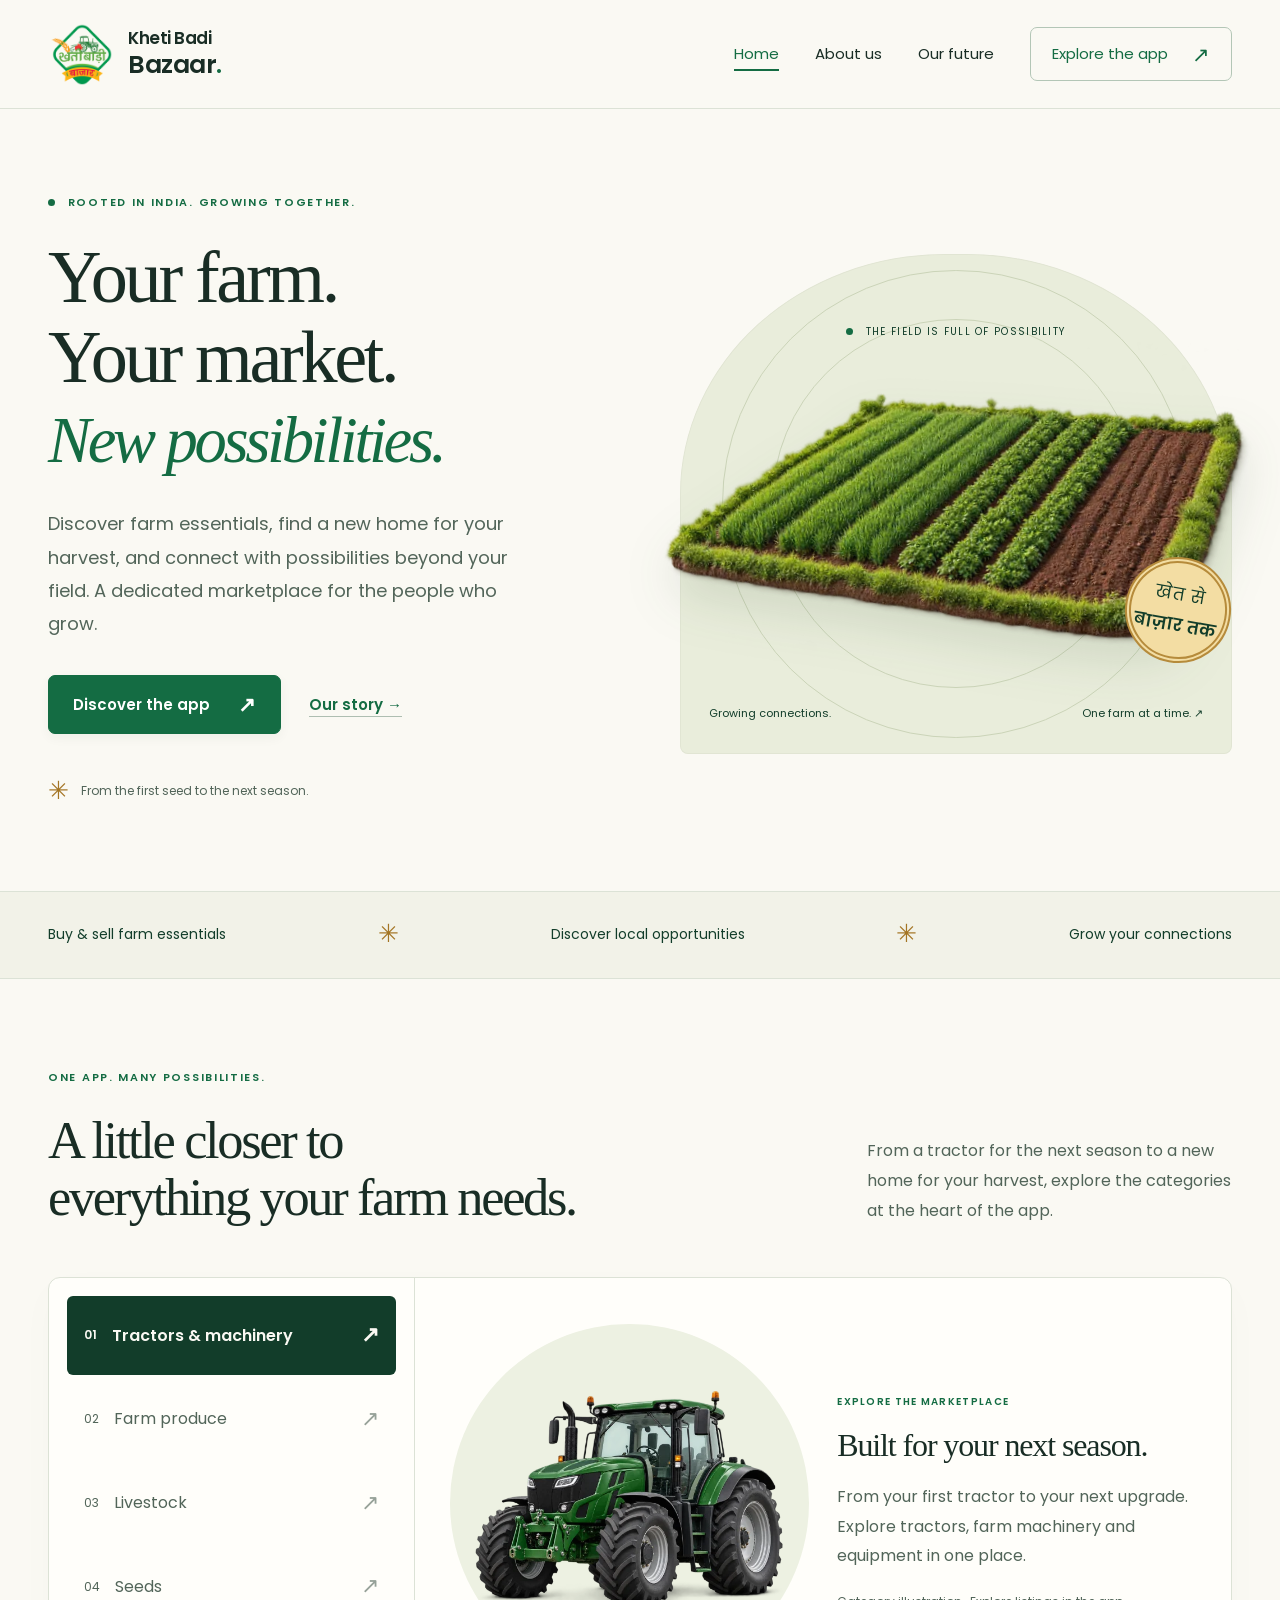
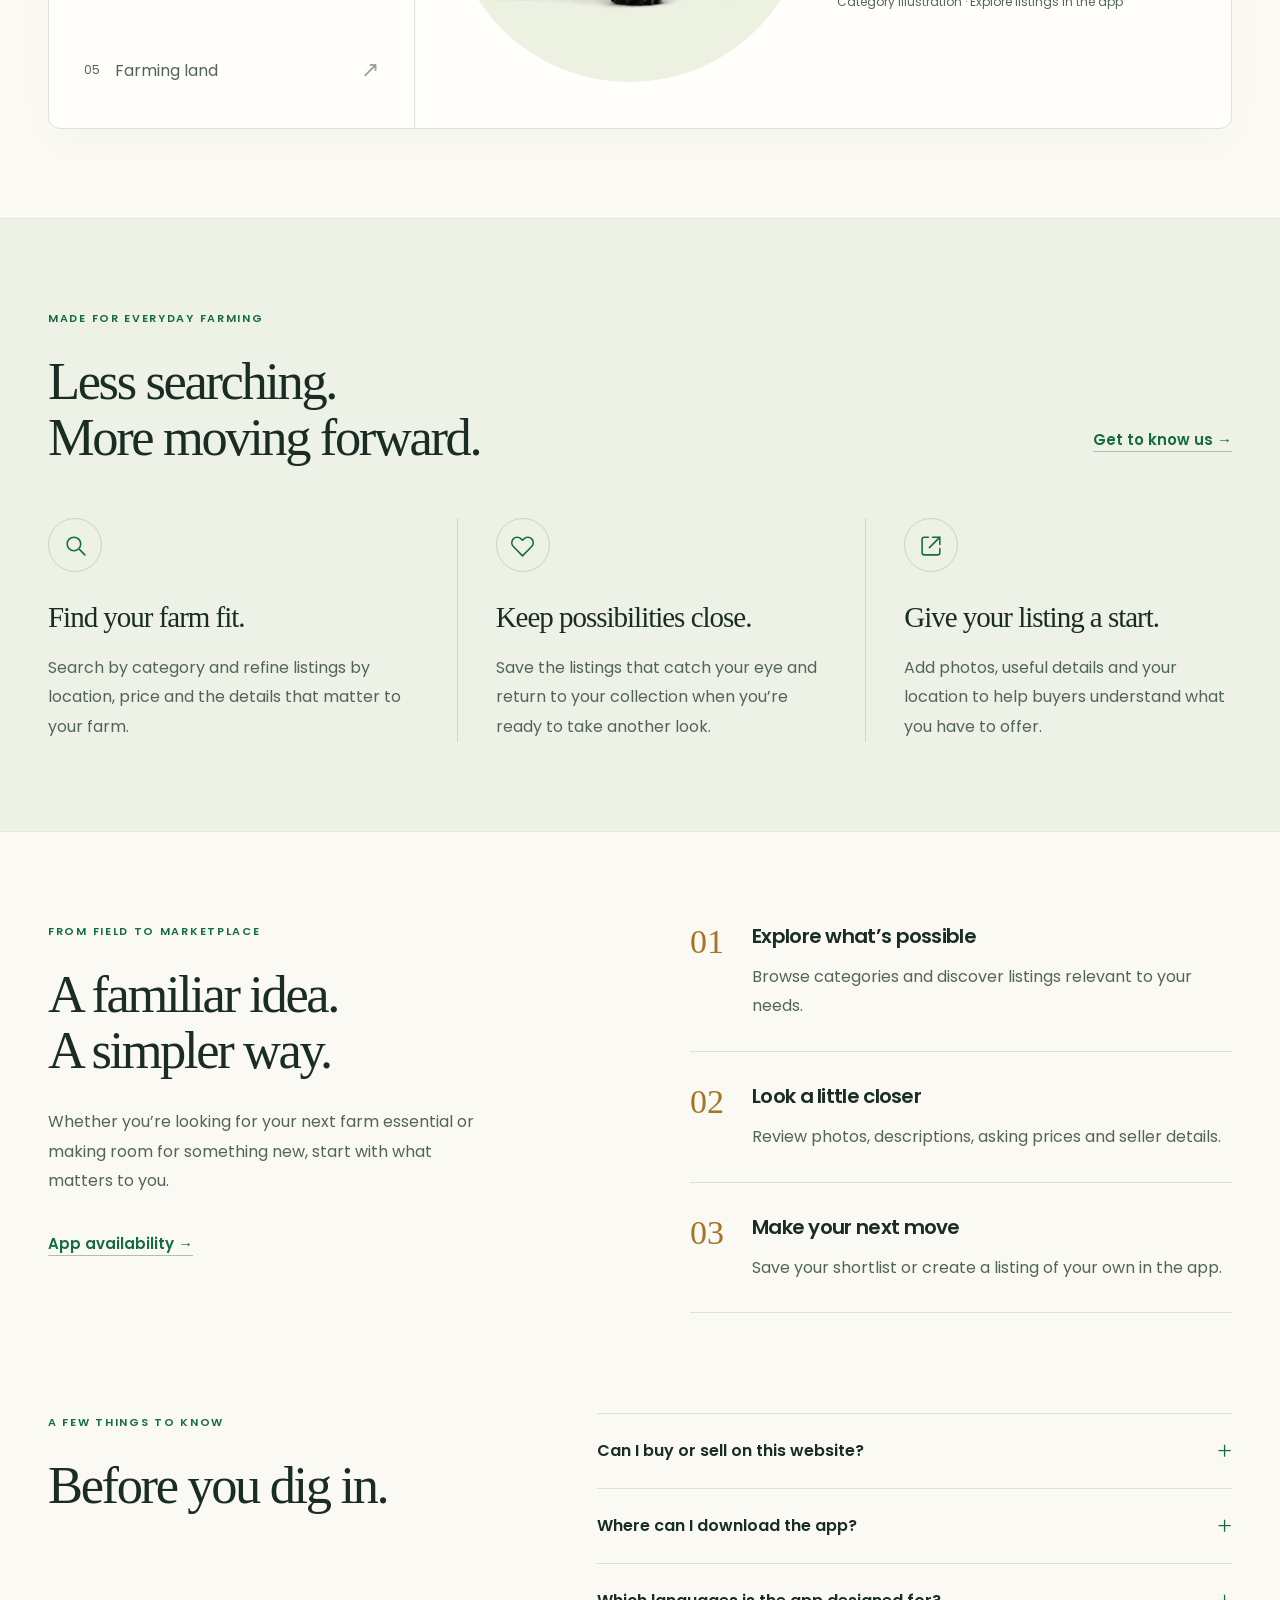
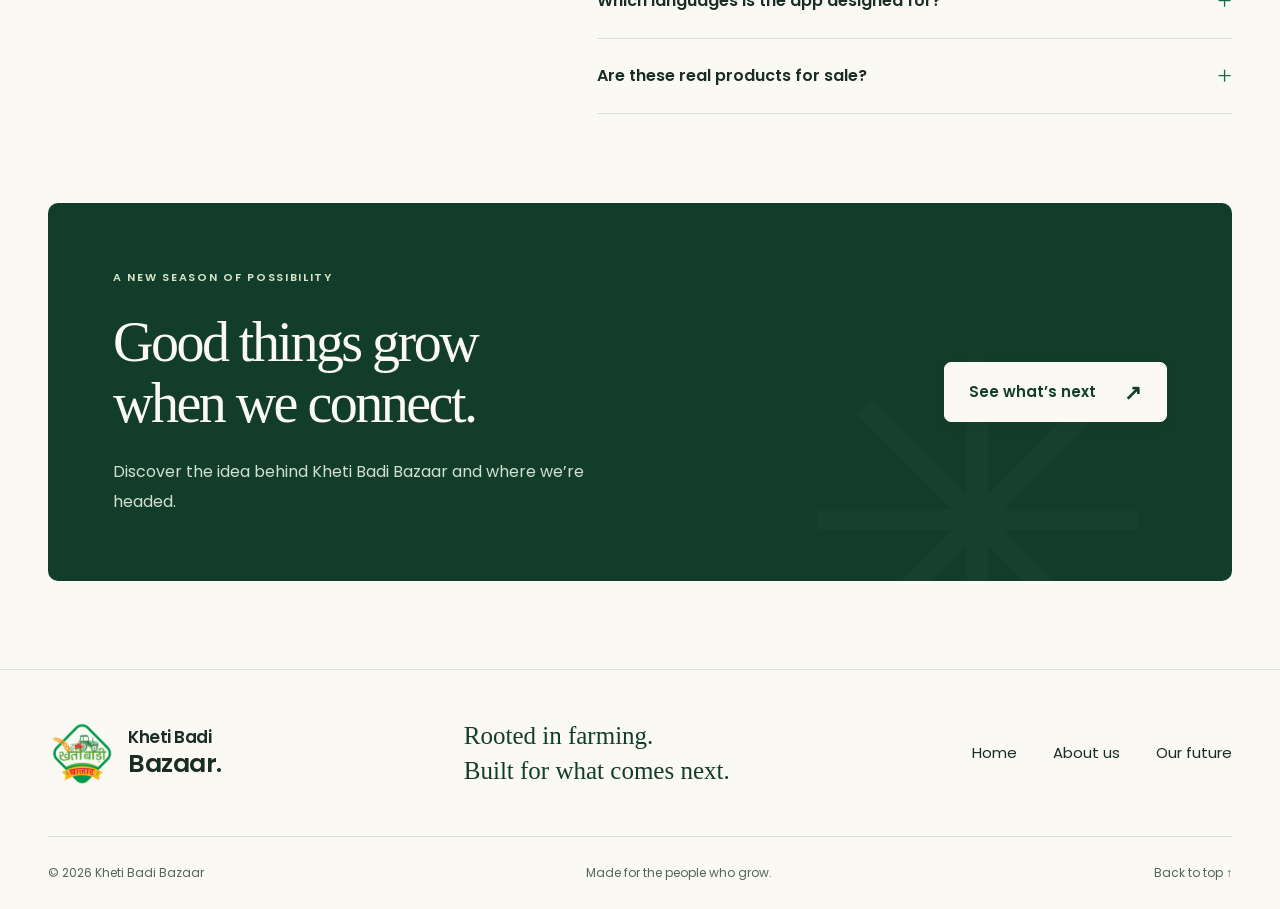
<file: site/index.html>
<!doctype html>
<html lang="en" id="top"><head><meta charset="utf-8"><meta name="viewport" content="width=device-width, initial-scale=1"><meta name="theme-color" content="#146c43"><meta name="description" content="Discover Kheti Badi Bazaar, an agricultural marketplace app for farm machinery, produce, livestock, seeds and farming land."><meta property="og:type" content="website"><meta property="og:title" content="Kheti Badi Bazaar | Your farm. Your market. New possibilities."><meta property="og:description" content="Discover Kheti Badi Bazaar, an agricultural marketplace app for farm machinery, produce, livestock, seeds and farming land."><meta property="og:site_name" content="Kheti Badi Bazaar"><title>Kheti Badi Bazaar | Your farm. Your market. New possibilities.</title><link rel="icon" type="image/png" href="assets/logo.png"><link rel="preload" href="assets/fonts/Poppins-Regular.ttf" as="font" type="font/ttf" crossorigin><link rel="stylesheet" href="assets/styles.css"><script src="assets/site.js" defer></script></head><body><a class="skip-link" href="#main">Skip to content</a>
<header class="site-header"><div class="wrap header-inner"><a class="brand" href="index.html" aria-label="Kheti Badi Bazaar home"><img src="assets/logo.png" width="64" height="60" alt=""><span>Kheti Badi<span class="brand-bottom">Bazaar<span class="brand-dot">.</span></span></span></a>
<button class="menu-toggle" aria-expanded="false" aria-controls="navigation" hidden>Menu <span aria-hidden="true">☰</span></button>
<nav id="navigation" aria-label="Main navigation"><a href="index.html" aria-current="page">Home</a><a href="about.html">About us</a><a href="future.html">Our future</a><a class="nav-cta" href="index.html#discover">Explore the app <span aria-hidden="true">↗</span></a></nav></div></header><main id="main"><section class="hero wrap"><div class="hero-copy"><span class="eyebrow"><span class="status-dot"></span> Rooted in India. Growing together.</span><h1>Your farm.<br>Your market.<br><em>New possibilities.</em></h1><p>Discover farm essentials, find a new home for your harvest, and connect with possibilities beyond your field. A dedicated marketplace for the people who grow.</p><div class="actions"><a class="button" href="#discover">Discover the app <span aria-hidden="true">↗</span></a><a class="text-link" href="about.html">Our story <span aria-hidden="true">→</span></a></div><div class="hero-note"><span aria-hidden="true">✳</span><span>From the first seed to the next season.</span></div></div><div class="hero-art"><div class="art-label"><span class="status-dot"></span> THE FIELD IS FULL OF POSSIBILITY</div><span class="orbit orbit-one" aria-hidden="true"></span><span class="orbit orbit-two" aria-hidden="true"></span><img class="land-art" src="assets/farming_land.webp" width="640" height="320" alt="Illustration of a thriving farm with green crop rows and freshly cultivated soil" fetchpriority="high"><div class="art-caption"><span>Growing connections.</span><span>One farm at a time. ↗</span></div><div class="small-stamp" aria-hidden="true">खेत से<br><strong>बाज़ार तक</strong></div></div></section>
<div class="values-strip"><div class="wrap"><span>Buy &amp; sell farm essentials</span><i aria-hidden="true">✳</i><span>Discover local opportunities</span><i aria-hidden="true">✳</i><span>Grow your connections</span></div></div>
<section class="section wrap" id="discover"><div class="section-heading"><div><span class="eyebrow">One app. Many possibilities.</span><h2>A little closer to<br>everything your farm needs.</h2></div><p>From a tractor for the next season to a new home for your harvest, explore the categories at the heart of the app.</p></div>
<div class="explorer"><div class="category-tabs" role="group" aria-label="Explore marketplace categories"><button data-category="machinery" aria-pressed="true">01 <span>Tractors &amp; machinery</span><span aria-hidden="true">↗</span></button><button data-category="crops" aria-pressed="false">02 <span>Farm produce</span><span aria-hidden="true">↗</span></button><button data-category="cattle" aria-pressed="false">03 <span>Livestock</span><span aria-hidden="true">↗</span></button><button data-category="seeds" aria-pressed="false">04 <span>Seeds</span><span aria-hidden="true">↗</span></button><button data-category="farming_land" aria-pressed="false">05 <span>Farming land</span><span aria-hidden="true">↗</span></button></div><div class="category-detail" aria-live="polite" aria-atomic="true"><div class="category-image"><img id="category-image" src="assets/machinery.webp" width="640" height="480" loading="lazy" alt="Illustrative farm tractor and machinery"></div><div class="category-description"><span class="eyebrow">Explore the marketplace</span><h3 id="category-title">Built for your next season.</h3><p id="category-copy">From your first tractor to your next upgrade. Explore tractors, farm machinery and equipment in one place.</p><span class="caption">Category illustration · Explore listings in the app</span></div></div></div><noscript><p>The app’s categories include tractors and machinery, farm produce, livestock, seeds and farming land.</p></noscript></section>
<section class="soft-section"><div class="wrap section"><div class="section-heading"><div><span class="eyebrow">Made for everyday farming</span><h2>Less searching.<br>More moving forward.</h2></div><a class="text-link" href="about.html">Get to know us →</a></div><div class="feature-grid"><article><span class="feature-symbol" aria-hidden="true"><svg viewBox="0 0 24 24" focusable="false"><circle cx="10.5" cy="10.5" r="6.5"/><path d="m16 16 5 5"/></svg></span><h3>Find your farm fit.</h3><p>Search by category and refine listings by location, price and the details that matter to your farm.</p></article><article><span class="feature-symbol" aria-hidden="true"><svg viewBox="0 0 24 24" focusable="false"><path d="M20.8 5.6a5.2 5.2 0 0 0-7.4 0L12 7l-1.4-1.4a5.2 5.2 0 0 0-7.4 7.4L12 22l8.8-9a5.2 5.2 0 0 0 0-7.4Z"/></svg></span><h3>Keep possibilities close.</h3><p>Save the listings that catch your eye and return to your collection when you’re ready to take another look.</p></article><article><span class="feature-symbol" aria-hidden="true"><svg viewBox="0 0 24 24" focusable="false"><path d="M13 4h7v7m0-7L10 14M9 4H5a2 2 0 0 0-2 2v13a2 2 0 0 0 2 2h13a2 2 0 0 0 2-2v-4"/></svg></span><h3>Give your listing a start.</h3><p>Add photos, useful details and your location to help buyers understand what you have to offer.</p></article></div></div></section>
<section class="section wrap steps-section"><div><span class="eyebrow">From field to marketplace</span><h2>A familiar idea.<br>A simpler way.</h2><p>Whether you’re looking for your next farm essential or making room for something new, start with what matters to you.</p><a class="text-link" href="future.html#availability">App availability →</a></div><ol class="steps"><li><span>01</span><div><h3>Explore what’s possible</h3><p>Browse categories and discover listings relevant to your needs.</p></div></li><li><span>02</span><div><h3>Look a little closer</h3><p>Review photos, descriptions, asking prices and seller details.</p></div></li><li><span>03</span><div><h3>Make your next move</h3><p>Save your shortlist or create a listing of your own in the app.</p></div></li></ol></section>
<section class="wrap faq-section"><div><span class="eyebrow">A few things to know</span><h2>Before you dig in.</h2></div><div class="faq"><details><summary>Can I buy or sell on this website?</summary><p>This website introduces Kheti Badi Bazaar. Browsing marketplace listings, saving favourites and creating listings belong in the mobile app; this site does not process purchases or accept listing submissions.</p></details><details><summary>Where can I download the app?</summary><p>Public download links will be added once the store releases are ready. Visit <a href="future.html#availability">app availability</a> for the current website announcement.</p></details><details><summary>Which languages is the app designed for?</summary><p>The app includes English, Hindi, Punjabi and Marathi language options. This introductory website is currently in English.</p></details><details><summary>Are these real products for sale?</summary><p>The images on this site are category illustrations, not live listings. Product availability, prices and seller information are shown within the app.</p></details></div></section><section class="wrap closing"><div><span class="eyebrow">A new season of possibility</span><h2>Good things grow<br>when we connect.</h2><p>Discover the idea behind Kheti Badi Bazaar and where we’re headed.</p></div><a class="button light" href="future.html">See what’s next <span aria-hidden="true">↗</span></a><span class="closing-decoration" aria-hidden="true">✳</span></section></main><footer class="site-footer"><div class="wrap footer-top"><a class="brand" href="index.html"><img src="assets/logo.png" alt="" width="64" height="60"><span>Kheti Badi<span class="brand-bottom">Bazaar.</span></span></a><p>Rooted in farming.<br>Built for what comes next.</p><nav aria-label="Footer navigation"><a href="index.html">Home</a><a href="about.html">About us</a><a href="future.html">Our future</a></nav></div><div class="wrap footer-bottom"><span>© <span data-year>2026</span> Kheti Badi Bazaar</span><span>Made for the people who grow.</span><a href="#top">Back to top ↑</a></div></footer></body></html>
</file>
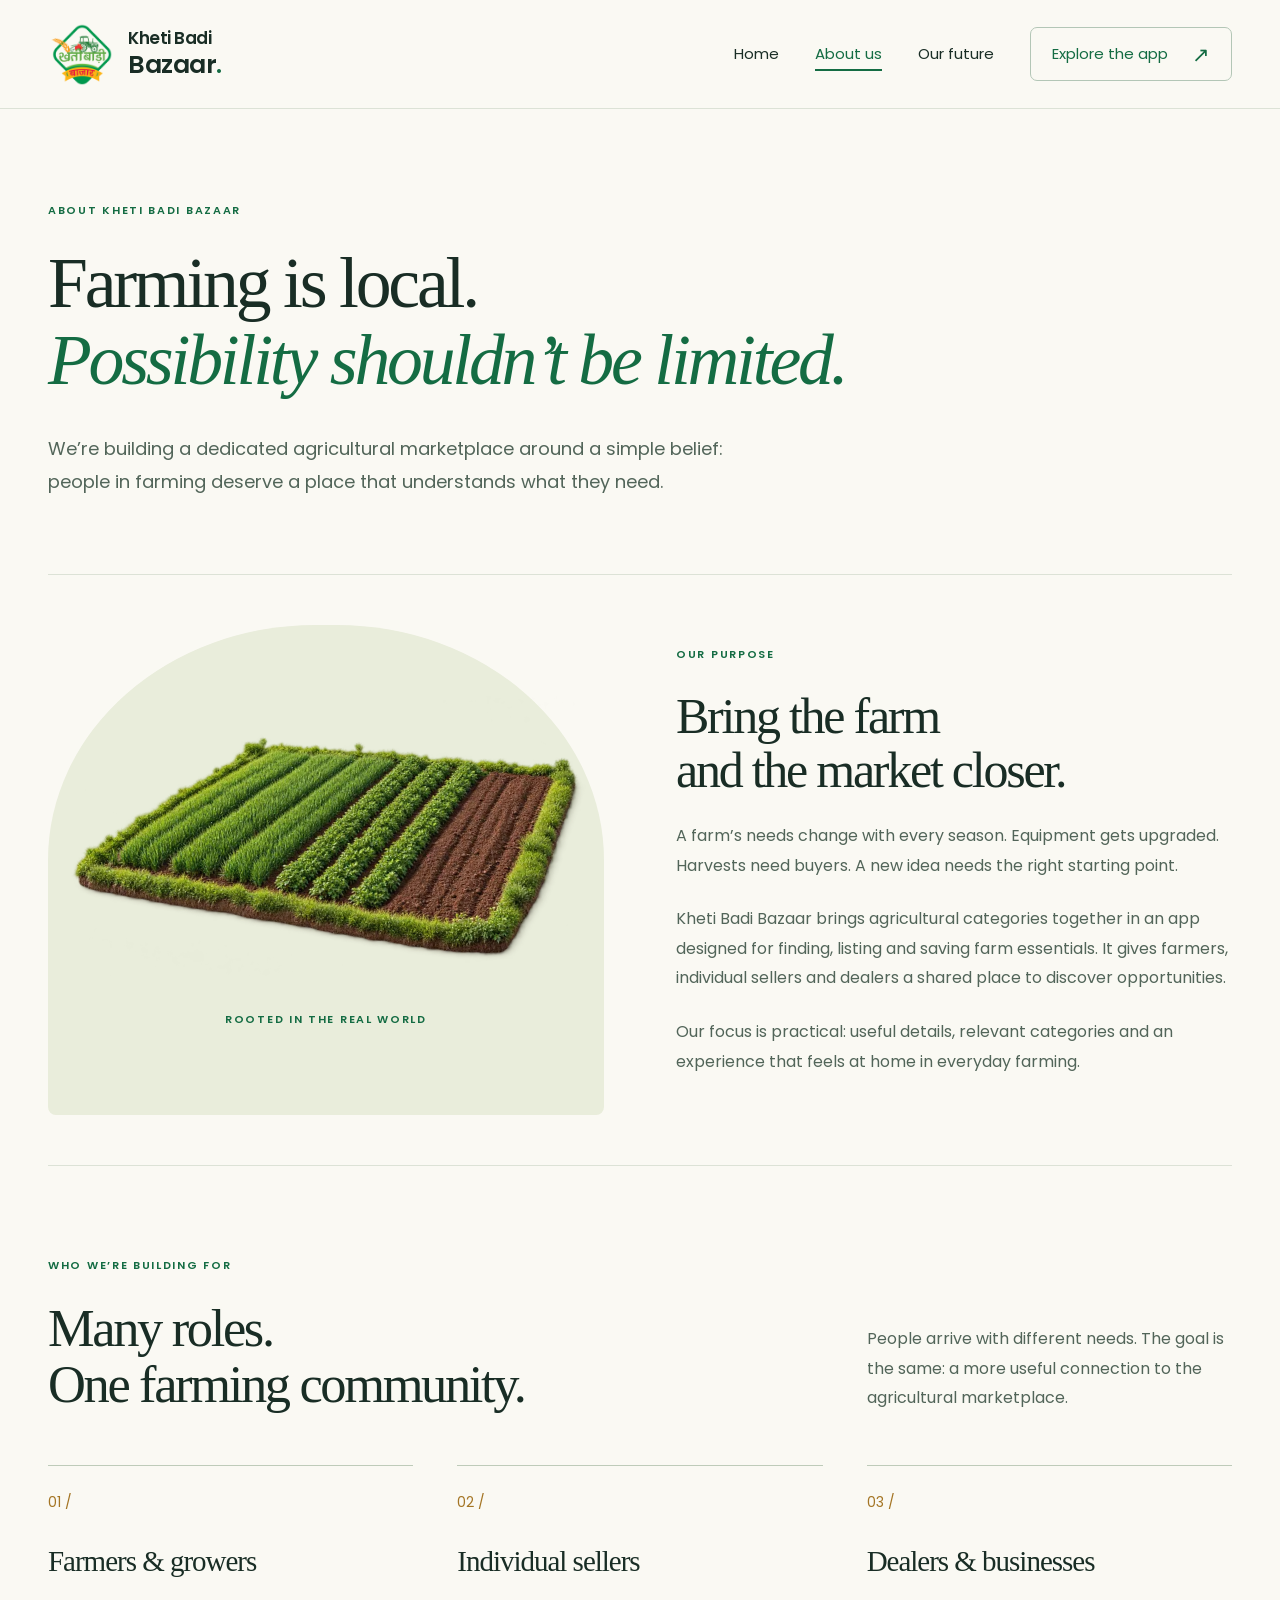
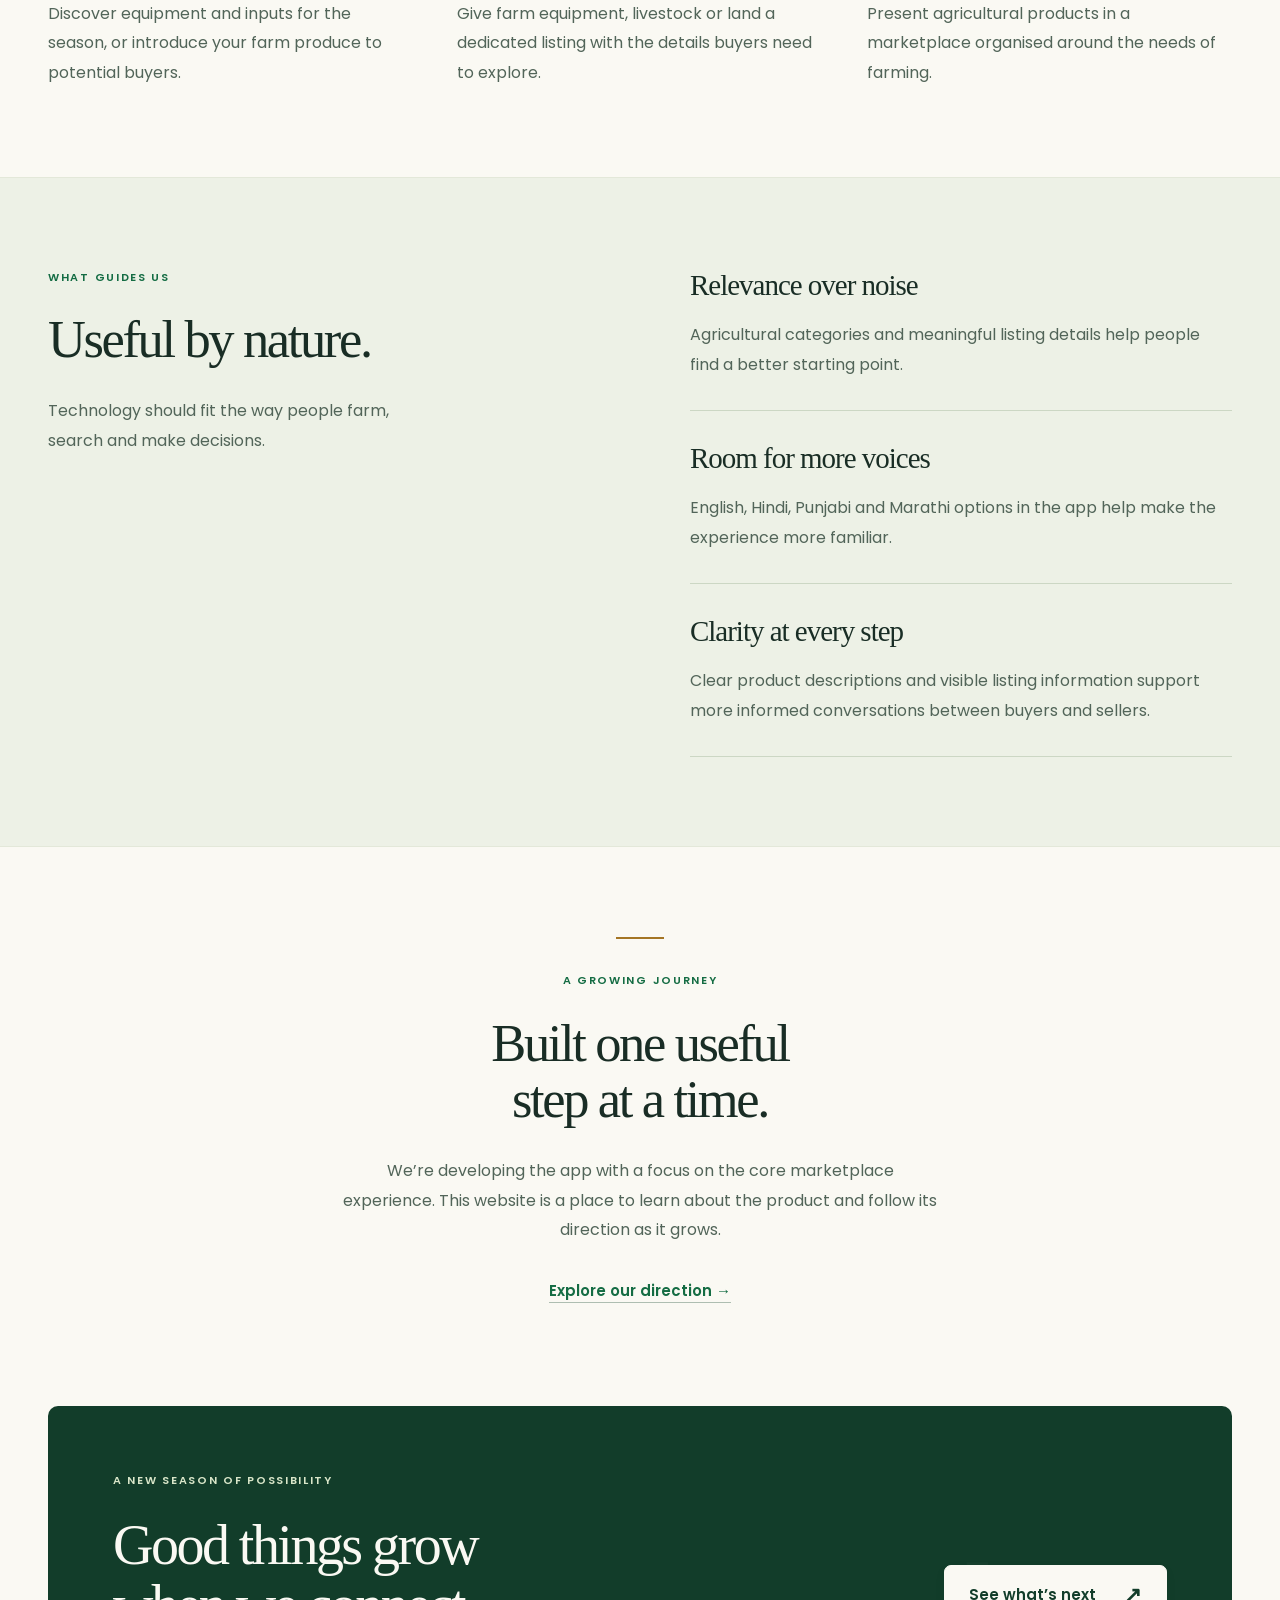
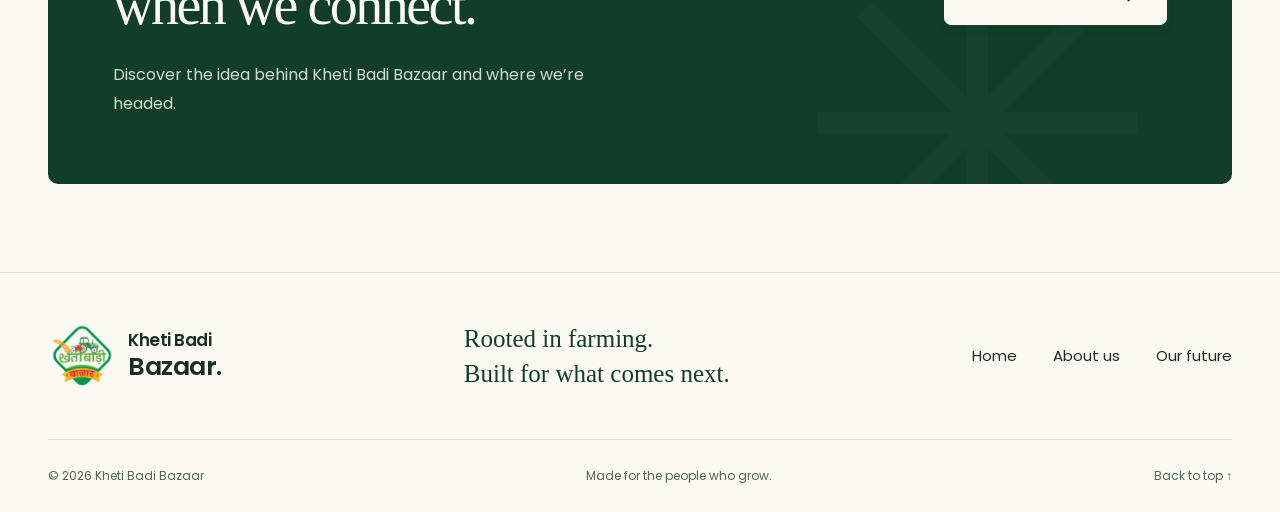
<file: site/about.html>
<!doctype html>
<html lang="en" id="top"><head><meta charset="utf-8"><meta name="viewport" content="width=device-width, initial-scale=1"><meta name="theme-color" content="#146c43"><meta name="description" content="Learn about Kheti Badi Bazaar and our purpose: bringing farmers, sellers and agricultural businesses closer to new opportunities."><meta property="og:type" content="website"><meta property="og:title" content="About us | Kheti Badi Bazaar"><meta property="og:description" content="Learn about Kheti Badi Bazaar and our purpose: bringing farmers, sellers and agricultural businesses closer to new opportunities."><meta property="og:site_name" content="Kheti Badi Bazaar"><title>About us | Kheti Badi Bazaar</title><link rel="icon" type="image/png" href="assets/logo.png"><link rel="preload" href="assets/fonts/Poppins-Regular.ttf" as="font" type="font/ttf" crossorigin><link rel="stylesheet" href="assets/styles.css"><script src="assets/site.js" defer></script></head><body><a class="skip-link" href="#main">Skip to content</a>
<header class="site-header"><div class="wrap header-inner"><a class="brand" href="index.html" aria-label="Kheti Badi Bazaar home"><img src="assets/logo.png" width="64" height="60" alt=""><span>Kheti Badi<span class="brand-bottom">Bazaar<span class="brand-dot">.</span></span></span></a>
<button class="menu-toggle" aria-expanded="false" aria-controls="navigation" hidden>Menu <span aria-hidden="true">☰</span></button>
<nav id="navigation" aria-label="Main navigation"><a href="index.html">Home</a><a href="about.html" aria-current="page">About us</a><a href="future.html">Our future</a><a class="nav-cta" href="index.html#discover">Explore the app <span aria-hidden="true">↗</span></a></nav></div></header><main id="main"><section class="wrap page-hero"><span class="eyebrow">About Kheti Badi Bazaar</span><h1>Farming is local.<br><em>Possibility shouldn’t be limited.</em></h1><p>We’re building a dedicated agricultural marketplace around a simple belief: people in farming deserve a place that understands what they need.</p></section>
<section class="wrap story-panel"><div class="story-art"><img src="assets/farming_land.webp" width="640" height="320" alt="Illustration of cultivated farmland" fetchpriority="high"><span class="eyebrow">Rooted in the real world</span></div><div class="story-copy"><span class="eyebrow">Our purpose</span><h2>Bring the farm<br>and the market closer.</h2><p>A farm’s needs change with every season. Equipment gets upgraded. Harvests need buyers. A new idea needs the right starting point.</p><p>Kheti Badi Bazaar brings agricultural categories together in an app designed for finding, listing and saving farm essentials. It gives farmers, individual sellers and dealers a shared place to discover opportunities.</p><p>Our focus is practical: useful details, relevant categories and an experience that feels at home in everyday farming.</p></div></section>
<section class="section wrap"><div class="section-heading"><div><span class="eyebrow">Who we’re building for</span><h2>Many roles.<br>One farming community.</h2></div><p>People arrive with different needs. The goal is the same: a more useful connection to the agricultural marketplace.</p></div><div class="audience-grid"><article><span class="number">01 /</span><h3>Farmers &amp; growers</h3><p>Discover equipment and inputs for the season, or introduce your farm produce to potential buyers.</p></article><article><span class="number">02 /</span><h3>Individual sellers</h3><p>Give farm equipment, livestock or land a dedicated listing with the details buyers need to explore.</p></article><article><span class="number">03 /</span><h3>Dealers &amp; businesses</h3><p>Present agricultural products in a marketplace organised around the needs of farming.</p></article></div></section>
<section class="soft-section"><div class="section wrap principles"><div><span class="eyebrow">What guides us</span><h2>Useful by nature.</h2><p>Technology should fit the way people farm, search and make decisions.</p></div><div><article><h3>Relevance over noise</h3><p>Agricultural categories and meaningful listing details help people find a better starting point.</p></article><article><h3>Room for more voices</h3><p>English, Hindi, Punjabi and Marathi options in the app help make the experience more familiar.</p></article><article><h3>Clarity at every step</h3><p>Clear product descriptions and visible listing information support more informed conversations between buyers and sellers.</p></article></div></div></section>
<section class="section wrap editorial"><span class="eyebrow">A growing journey</span><h2>Built one useful<br>step at a time.</h2><p>We’re developing the app with a focus on the core marketplace experience. This website is a place to learn about the product and follow its direction as it grows.</p><a class="text-link" href="future.html">Explore our direction →</a></section><section class="wrap closing"><div><span class="eyebrow">A new season of possibility</span><h2>Good things grow<br>when we connect.</h2><p>Discover the idea behind Kheti Badi Bazaar and where we’re headed.</p></div><a class="button light" href="future.html">See what’s next <span aria-hidden="true">↗</span></a><span class="closing-decoration" aria-hidden="true">✳</span></section></main><footer class="site-footer"><div class="wrap footer-top"><a class="brand" href="index.html"><img src="assets/logo.png" alt="" width="64" height="60"><span>Kheti Badi<span class="brand-bottom">Bazaar.</span></span></a><p>Rooted in farming.<br>Built for what comes next.</p><nav aria-label="Footer navigation"><a href="index.html">Home</a><a href="about.html">About us</a><a href="future.html">Our future</a></nav></div><div class="wrap footer-bottom"><span>© <span data-year>2026</span> Kheti Badi Bazaar</span><span>Made for the people who grow.</span><a href="#top">Back to top ↑</a></div></footer></body></html>
</file>
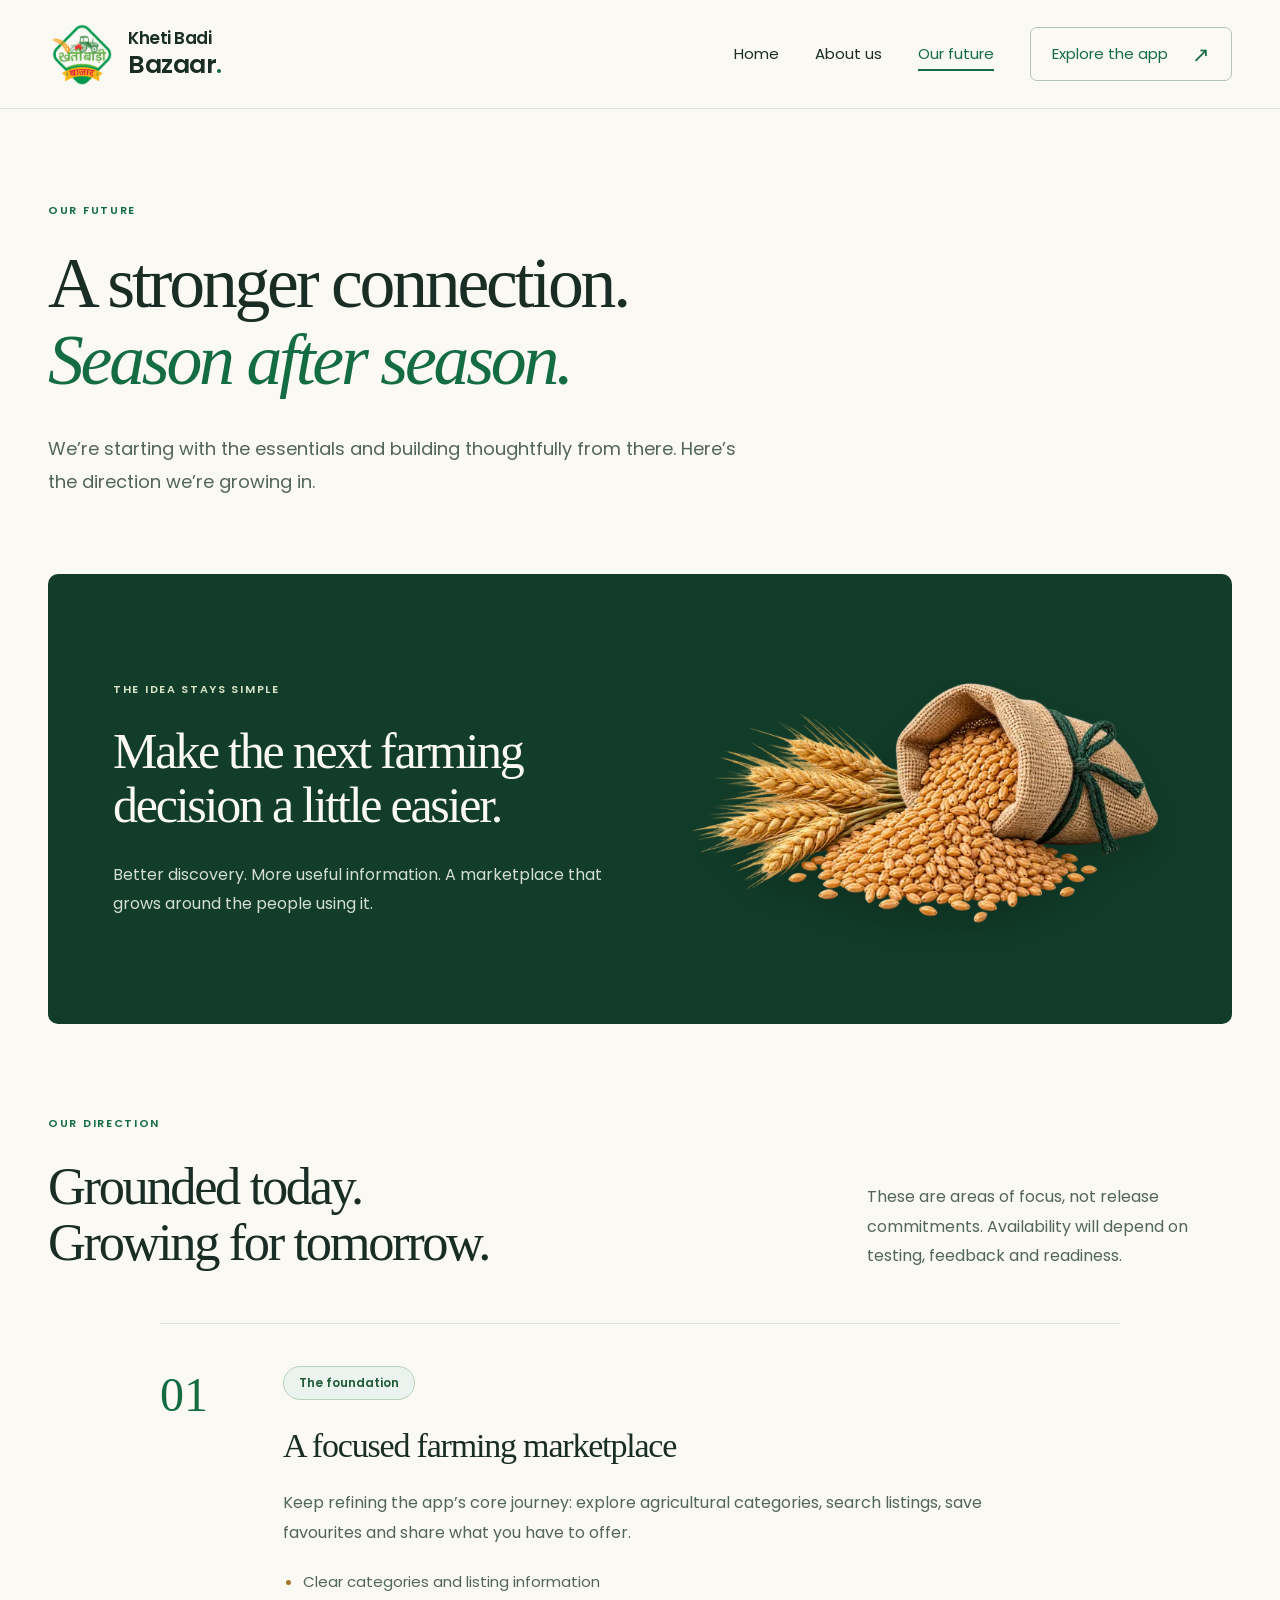
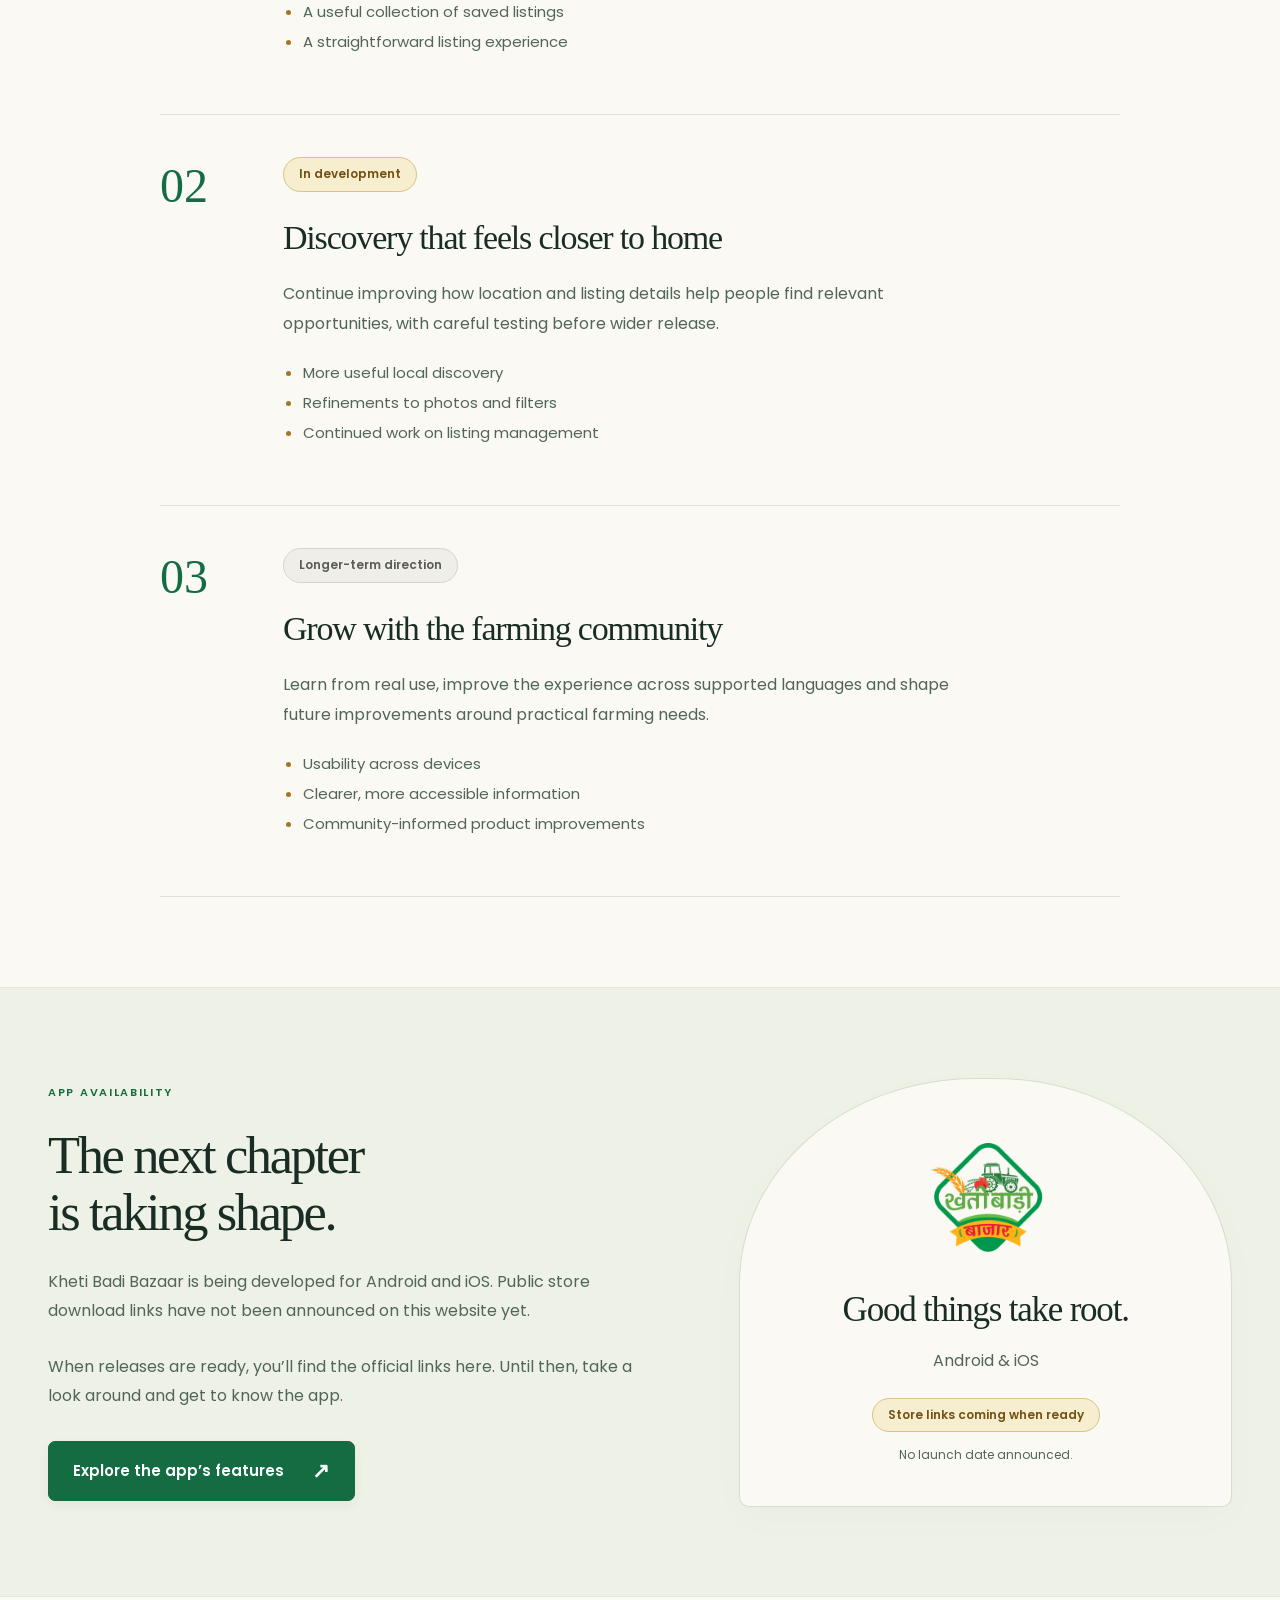
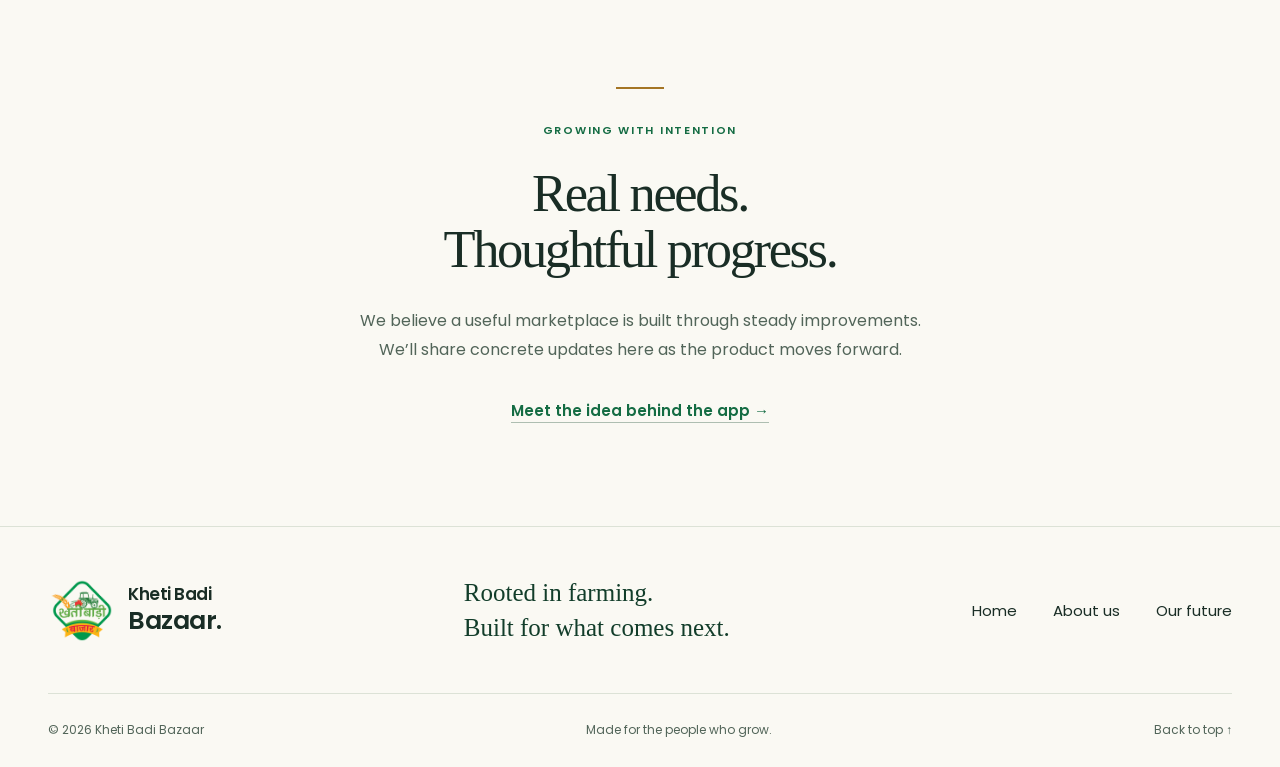
<file: site/future.html>
<!doctype html>
<html lang="en" id="top"><head><meta charset="utf-8"><meta name="viewport" content="width=device-width, initial-scale=1"><meta name="theme-color" content="#146c43"><meta name="description" content="Explore the direction of Kheti Badi Bazaar, our product priorities and future app availability for Android and iOS."><meta property="og:type" content="website"><meta property="og:title" content="Our future | Kheti Badi Bazaar"><meta property="og:description" content="Explore the direction of Kheti Badi Bazaar, our product priorities and future app availability for Android and iOS."><meta property="og:site_name" content="Kheti Badi Bazaar"><title>Our future | Kheti Badi Bazaar</title><link rel="icon" type="image/png" href="assets/logo.png"><link rel="preload" href="assets/fonts/Poppins-Regular.ttf" as="font" type="font/ttf" crossorigin><link rel="stylesheet" href="assets/styles.css"><script src="assets/site.js" defer></script></head><body><a class="skip-link" href="#main">Skip to content</a>
<header class="site-header"><div class="wrap header-inner"><a class="brand" href="index.html" aria-label="Kheti Badi Bazaar home"><img src="assets/logo.png" width="64" height="60" alt=""><span>Kheti Badi<span class="brand-bottom">Bazaar<span class="brand-dot">.</span></span></span></a>
<button class="menu-toggle" aria-expanded="false" aria-controls="navigation" hidden>Menu <span aria-hidden="true">☰</span></button>
<nav id="navigation" aria-label="Main navigation"><a href="index.html">Home</a><a href="about.html">About us</a><a href="future.html" aria-current="page">Our future</a><a class="nav-cta" href="index.html#discover">Explore the app <span aria-hidden="true">↗</span></a></nav></div></header><main id="main"><section class="wrap page-hero"><span class="eyebrow">Our future</span><h1>A stronger connection.<br><em>Season after season.</em></h1><p>We’re starting with the essentials and building thoughtfully from there. Here’s the direction we’re growing in.</p></section>
<section class="wrap future-banner"><div><span class="eyebrow">The idea stays simple</span><h2>Make the next farming<br>decision a little easier.</h2><p>Better discovery. More useful information. A marketplace that grows around the people using it.</p></div><img src="assets/seeds.webp" width="640" height="480" alt="Illustrative seeds and planting supplies" fetchpriority="high"></section>
<section class="section wrap"><div class="section-heading"><div><span class="eyebrow">Our direction</span><h2>Grounded today.<br>Growing for tomorrow.</h2></div><p>These are areas of focus, not release commitments. Availability will depend on testing, feedback and readiness.</p></div><div class="roadmap"><article><div class="roadmap-marker">01</div><div><span class="pill">The foundation</span><h3>A focused farming marketplace</h3><p>Keep refining the app’s core journey: explore agricultural categories, search listings, save favourites and share what you have to offer.</p><ul><li>Clear categories and listing information</li><li>A useful collection of saved listings</li><li>A straightforward listing experience</li></ul></div></article><article><div class="roadmap-marker">02</div><div><span class="pill gold">In development</span><h3>Discovery that feels closer to home</h3><p>Continue improving how location and listing details help people find relevant opportunities, with careful testing before wider release.</p><ul><li>More useful local discovery</li><li>Refinements to photos and filters</li><li>Continued work on listing management</li></ul></div></article><article><div class="roadmap-marker">03</div><div><span class="pill neutral">Longer-term direction</span><h3>Grow with the farming community</h3><p>Learn from real use, improve the experience across supported languages and shape future improvements around practical farming needs.</p><ul><li>Usability across devices</li><li>Clearer, more accessible information</li><li>Community-informed product improvements</li></ul></div></article></div></section>
<section class="soft-section" id="availability"><div class="section wrap availability"><div><span class="eyebrow">App availability</span><h2>The next chapter<br>is taking shape.</h2><p>Kheti Badi Bazaar is being developed for Android and iOS. Public store download links have not been announced on this website yet.</p><p>When releases are ready, you’ll find the official links here. Until then, take a look around and get to know the app.</p><a class="button" href="index.html#discover">Explore the app’s features <span aria-hidden="true">↗</span></a></div><div class="release-card"><img src="assets/logo.png" alt="Kheti Badi Bazaar app logo" width="120" height="114" loading="lazy"><h3>Good things take root.</h3><p>Android &amp; iOS</p><span class="pill gold">Store links coming when ready</span><p class="caption">No launch date announced.</p></div></div></section>
<section class="section wrap editorial"><span class="eyebrow">Growing with intention</span><h2>Real needs.<br>Thoughtful progress.</h2><p>We believe a useful marketplace is built through steady improvements. We’ll share concrete updates here as the product moves forward.</p><a class="text-link" href="about.html">Meet the idea behind the app →</a></section></main><footer class="site-footer"><div class="wrap footer-top"><a class="brand" href="index.html"><img src="assets/logo.png" alt="" width="64" height="60"><span>Kheti Badi<span class="brand-bottom">Bazaar.</span></span></a><p>Rooted in farming.<br>Built for what comes next.</p><nav aria-label="Footer navigation"><a href="index.html">Home</a><a href="about.html">About us</a><a href="future.html">Our future</a></nav></div><div class="wrap footer-bottom"><span>© <span data-year>2026</span> Kheti Badi Bazaar</span><span>Made for the people who grow.</span><a href="#top">Back to top ↑</a></div></footer></body></html>
</file>
<file: site/assets/styles.css>
@font-face {
  font-family: Poppins;
  src: url('fonts/Poppins-Regular.ttf') format('truetype');
  font-style: normal;
  font-weight: 400;
  font-display: swap;
}
@font-face {
  font-family: Poppins;
  src: url('fonts/Poppins-SemiBold.ttf') format('truetype');
  font-style: normal;
  font-weight: 600;
  font-display: swap;
}

/* Shared colours, type scale and spacing keep all three pages in step. */
:root {
  --forest: #146c43;
  --dark: #123d2a;
  --ink: #192d25;
  --muted: #526559;
  --paper: #faf9f3;
  --soft: #edf1e6;
  --line: #dce2d6;
  --gold: #a47524;
  --text: 1rem;
  --small: .875rem;
  --caption: .75rem;
  --section-space: clamp(68px, 7vw, 112px);
}
* { box-sizing: border-box; }
html { scroll-behavior: smooth; scroll-padding-top: 120px; }
body { margin: 0; background: var(--paper); color: var(--ink); font: var(--text)/1.85 Poppins, Arial, sans-serif; }
a { color: inherit; text-decoration: none; }
button { font: inherit; cursor: pointer; }
img { max-width: 100%; height: auto; display: block; }
h1, h2, h3, p { margin: 0; }
h1, h2 { font-family: Georgia, 'Times New Roman', serif; font-weight: 400; letter-spacing: -.045em; line-height: 1.08; text-wrap: balance; }
h1 { font-size: clamp(56px, 5.8vw, 84px); }
h2 { font-size: clamp(40px, 4.1vw, 60px); }
h3 { font-size: 22px; line-height: 1.4; font-weight: 600; letter-spacing: -.035em; text-wrap: balance; }
p { color: var(--muted); }
em { color: var(--forest); font-weight: 400; }
a, button, summary { -webkit-tap-highlight-color: transparent; }
a:focus-visible, button:focus-visible, summary:focus-visible { outline: 3px solid var(--gold); outline-offset: 5px; }
a:hover { color: var(--forest); }
::selection { color: var(--dark); background: #e9d8aa; }
.wrap { width: min(1240px, calc(100% - 96px)); margin-inline: auto; }

/* Navigation */
.site-header { position: sticky; top: 0; background: rgba(250, 249, 243, .98); z-index: 10; border-bottom: 1px solid var(--line); }
.header-inner { min-height: 108px; display: flex; align-items: center; justify-content: space-between; gap: 24px; }
.brand { display: flex; align-items: center; gap: 14px; font-size: 17px; font-weight: 600; line-height: 1.25; letter-spacing: -.5px; }
.brand img { width: 66px; height: 63px; object-fit: contain; }
.brand-bottom { display: block; font-size: 25px; }
.brand-dot { color: var(--forest); }
nav { display: flex; align-items: center; gap: 36px; }
nav a { font-size: 15px; padding-block: 10px; }
nav a[aria-current] { color: var(--forest); text-decoration: underline; text-underline-offset: 10px; text-decoration-thickness: 2px; }
.nav-cta { border: 1px solid #b3c6b6; border-radius: 7px; padding: 12px 21px; color: var(--forest); display: flex; align-items: center; gap: 24px; transition: background .2s, border-color .2s; }
.nav-cta:hover { background: var(--soft); border-color: var(--forest); }
.menu-toggle { display: none; border: 1px solid #b3c6b6; border-radius: 7px; min-height: 48px; padding: 9px 14px; background: transparent; color: var(--ink); }
.skip-link { position: fixed; top: 10px; left: 10px; transform: translateY(-180%); background: var(--dark); color: white; padding: 12px 20px; z-index: 30; }
.skip-link:focus { transform: none; }

/* Editorial typography and calls to action */
.eyebrow { display: block; font-size: 11px; font-weight: 600; text-transform: uppercase; letter-spacing: 1.7px; line-height: 1.8; color: var(--forest); margin-bottom: 24px; }
.status-dot { display: inline-block; width: 7px; height: 7px; background: var(--forest); border-radius: 50%; margin-right: 8px; }
.actions { display: flex; align-items: center; flex-wrap: wrap; gap: 28px; margin-top: 34px; }
.button { display: inline-flex; align-items: center; justify-content: space-between; gap: 28px; background: var(--forest); color: white; border: 1px solid var(--forest); min-height: 56px; padding: 15px 24px; border-radius: 7px; font-size: 15px; font-weight: 600; box-shadow: 0 4px 12px #123d2a0c; transition: background .2s, transform .2s, box-shadow .2s; }
.button:hover { background: var(--dark); color: white; transform: translateY(-2px); box-shadow: 0 8px 20px #123d2a16; }
.button span, .nav-cta span { font-size: 21px; line-height: 1; }
.text-link { display: inline-block; color: var(--forest); font-size: 15px; font-weight: 600; padding-block: 12px; text-decoration: underline; text-decoration-color: #aebeb1; text-underline-offset: 6px; }
.text-link:hover { text-decoration-color: var(--forest); }
.caption { display: block; font-size: var(--caption); line-height: 1.8; color: var(--muted); margin-top: 20px; }
.section { padding-block: var(--section-space); }
.section-heading { display: grid; grid-template-columns: 1.6fr 1fr; align-items: end; gap: 60px; margin-bottom: 52px; }
.section-heading > p { max-width: 365px; justify-self: end; }
.section-heading > .text-link { justify-self: end; }

/* Homepage: a quiet, sculptural field illustration. */
.hero { padding-block: 84px 76px; display: grid; grid-template-columns: 1.05fr 1fr; gap: 52px; align-items: center; }
.hero-copy > p { max-width: 490px; margin-top: 30px; font-size: 18px; line-height: 1.85; }
.hero h1 em { white-space: nowrap; font-size: .87em; }
.hero-note { display: flex; align-items: center; gap: 12px; color: var(--muted); font-size: var(--caption); margin-top: 34px; }
.hero-note > span:first-child { font-size: 25px; color: var(--gold); }
.hero-art { min-height: 500px; position: relative; background: #e9eddb; border: 1px solid #e1e5d3; border-radius: 48% 48% 8px 8px; display: flex; align-items: center; justify-content: center; isolation: isolate; }
.land-art { position: relative; z-index: 2; width: 110%; max-width: 110%; filter: drop-shadow(0 24px 24px #25482b20); transform: rotate(-6deg); margin-top: 20px; }
.art-label { position: absolute; top: 68px; font-size: 10px; letter-spacing: 1.3px; color: var(--dark); text-align: center; padding-inline: 20px; }
.art-caption { position: absolute; bottom: 30px; left: 28px; right: 28px; display: flex; justify-content: space-between; gap: 18px; font-size: 11px; line-height: 1.6; color: var(--dark); }
.art-caption > span:last-child { text-align: right; }
.orbit { position: absolute; width: 85%; aspect-ratio: 1; border: 1px solid #cbd4b8; border-radius: 50%; z-index: -1; }
.orbit-two { width: 67%; }
.small-stamp { position: absolute; right: 0; bottom: 90px; z-index: 3; background: #f3dda3; width: 106px; height: 106px; border-radius: 50%; display: grid; place-content: center; text-align: center; transform: rotate(10deg); color: var(--dark); font-size: 17px; border: 6px double #b68b3b; }
.values-strip { border-block: 1px solid var(--line); background: #f2f2e8; }
.values-strip .wrap { display: flex; align-items: center; justify-content: space-between; gap: 24px; min-height: 86px; font-size: 14px; color: var(--dark); }
.values-strip i { color: var(--gold); font-style: normal; font-size: 25px; }

/* Category selector: selected state is visible without hover or colour alone. */
.explorer { display: grid; grid-template-columns: 31% 1fr; border: 1px solid var(--line); border-radius: 12px; background: #fffefa; box-shadow: 0 12px 40px #123d2a05; }
.category-tabs { padding: 18px; border-right: 1px solid var(--line); display: flex; flex-direction: column; justify-content: center; gap: 5px; }
.category-tabs button { display: flex; align-items: center; text-align: left; gap: 15px; width: 100%; min-height: 76px; padding: 18px 16px; color: var(--muted); background: none; border: 1px solid transparent; border-radius: 6px; font-size: 12px; transition: background .2s, color .2s; }
.category-tabs button span:first-child { flex: 1; font-size: 16px; }
.category-tabs button span:last-child { font-size: 22px; opacity: .6; }
.category-tabs button:hover { background: var(--soft); }
.category-tabs button[aria-pressed=true] { color: var(--paper); background: var(--dark); font-weight: 600; }
.category-tabs button[aria-pressed=true] span:last-child { opacity: 1; }
.category-detail { display: grid; grid-template-columns: 1fr 1fr; align-items: center; gap: 28px; padding: 35px; min-width: 0; }
.category-image { background: #edf1e2; border-radius: 50%; aspect-ratio: 1; display: grid; align-items: center; }
.category-image img { width: 100%; height: 250px; object-fit: contain; }
.category-description .eyebrow { font-size: 10px; letter-spacing: 1.3px; margin-bottom: 16px; }
.category-description h3 { font-family: Georgia, serif; font-size: 32px; font-weight: 400; line-height: 1.15; }
.category-description p { margin-top: 18px; }

/* Feature, story and process sections */
.soft-section { background: var(--soft); border-block: 1px solid #e3e8d9; }
.feature-grid { display: grid; grid-template-columns: repeat(3, 1fr); gap: 42px; }
.feature-grid article + article { border-left: 1px solid #cfd8c8; padding-left: 38px; }
.feature-symbol { display: grid; place-items: center; width: 54px; height: 54px; border: 1px solid #c9d5be; border-radius: 50%; margin-bottom: 28px; color: var(--forest); }
.feature-symbol svg { width: 25px; height: 25px; fill: none; stroke: currentColor; stroke-width: 1.5; stroke-linecap: round; stroke-linejoin: round; }
.feature-grid h3, .audience-grid h3, .principles h3 { font-family: Georgia, serif; font-size: 29px; font-weight: 400; line-height: 1.2; }
.feature-grid p { margin-top: 18px; }
.steps-section { display: grid; grid-template-columns: 1fr 1fr; gap: 100px; }
.steps-section > div > p { margin-top: 28px; max-width: 440px; }
.steps-section .text-link { margin-top: 22px; }
.steps { list-style: none; padding: 0; margin: 0; }
.steps li { display: flex; gap: 28px; border-bottom: 1px solid var(--line); padding: 0 0 30px; margin-bottom: 30px; }
.steps li:last-child { margin-bottom: 0; }
.steps li > span { font-family: Georgia, serif; color: var(--gold); font-size: 34px; line-height: 1.2; }
.steps h3 { font-size: 20px; }
.steps p { margin-top: 12px; }
.faq-section { display: grid; grid-template-columns: 1fr 1.3fr; gap: 60px; padding-block: 10px var(--section-space); }
.faq details { border-bottom: 1px solid var(--line); padding-block: 24px; }
.faq details:first-child { border-top: 1px solid var(--line); }
summary { cursor: pointer; list-style: none; font-size: 16px; font-weight: 600; line-height: 1.6; display: flex; justify-content: space-between; align-items: start; gap: 24px; }
summary::-webkit-details-marker { display: none; }
summary:after { content: '+'; font-family: Georgia, serif; font-weight: 400; font-size: 26px; line-height: 1; color: var(--forest); }
details[open] summary:after { content: '−'; }
.faq p { margin-top: 20px; padding-right: 24px; }
.faq p a { text-decoration: underline; text-underline-offset: 4px; color: var(--forest); }
.closing { position: relative; isolation: isolate; overflow: hidden; background: var(--dark); color: var(--paper); padding: 65px; margin-bottom: 88px; border-radius: 10px; display: flex; justify-content: space-between; align-items: center; gap: 40px; }
.closing .eyebrow, .future-banner .eyebrow { color: #d9e6c9; }
.closing h2 { font-size: 56px; }
.closing p { color: #d3dfd0; margin-top: 24px; max-width: 490px; }
.light { background: var(--paper); color: var(--dark); border-color: var(--paper); white-space: nowrap; }
.light:hover { background: #e9eddb; color: var(--dark); }
.closing-decoration { position: absolute; font-size: 440px; line-height: 1; color: #ffffff05; right: 70px; bottom: -165px; z-index: -1; }
.site-footer { border-top: 1px solid var(--line); }
.footer-top { display: flex; align-items: center; justify-content: space-between; gap: 40px; padding-block: 48px; }
.footer-top > p { font-family: Georgia, serif; font-size: 25px; color: var(--dark); line-height: 1.4; }
.footer-bottom { display: flex; justify-content: space-between; gap: 25px; border-top: 1px solid var(--line); padding-block: 25px; font-size: var(--caption); color: var(--muted); }

/* About and Future */
.page-hero { padding-block: 92px 76px; }
.page-hero h1 { font-size: clamp(50px, 5.6vw, 80px); max-width: 1120px; }
.page-hero p { max-width: 700px; margin-top: 32px; font-size: 18px; }
.story-panel { display: grid; grid-template-columns: 1fr 1fr; border-block: 1px solid var(--line); gap: 72px; padding-block: 50px; }
.story-art { background: #e9eddb; display: flex; flex-direction: column; justify-content: center; align-items: center; border-radius: 48% 48% 8px 8px; min-height: 490px; padding: 35px 15px; }
.story-art img { width: 100%; transform: rotate(-5deg); }
.story-art .eyebrow { margin-top: 36px; margin-bottom: 0; text-align: center; }
.story-copy { padding-block: 20px; }
.story-copy h2 { font-size: 50px; }
.story-copy p { margin-top: 24px; }
.audience-grid { display: grid; grid-template-columns: repeat(3, 1fr); gap: 44px; }
.audience-grid article { border-top: 1px solid #becbb9; padding-top: 24px; }
.number { color: var(--gold); font-size: 14px; display: block; margin-bottom: 28px; }
.audience-grid p { margin-top: 20px; }
.principles { display: grid; grid-template-columns: 1fr 1fr; gap: 100px; }
.principles > div > p { max-width: 390px; margin-top: 28px; }
.principles article { border-bottom: 1px solid #ccd7c4; padding-block: 0 30px; margin-bottom: 30px; }
.principles article:last-child { margin-bottom: 0; }
.principles article p { margin-top: 18px; }
.editorial { max-width: 800px; text-align: center; }
.editorial:before { content: ''; display: block; width: 48px; height: 2px; background: var(--gold); margin: 0 auto 32px; }
.editorial > p { max-width: 600px; margin: 28px auto 20px; }
.future-banner { display: grid; grid-template-columns: 1.2fr 1fr; align-items: center; background: var(--dark); color: var(--paper); padding: 60px 65px; border-radius: 10px; overflow: hidden; }
.future-banner h2 { font-size: 50px; }
.future-banner p { color: #d3dfd0; max-width: 490px; margin-top: 28px; }
.future-banner img { width: 100%; height: 330px; object-fit: contain; filter: drop-shadow(0 18px 20px #0003); }
.roadmap { max-width: 960px; margin: auto; }
.roadmap article { display: grid; grid-template-columns: 85px 1fr; gap: 38px; padding-block: 42px; border-top: 1px solid var(--line); }
.roadmap article:last-child { border-bottom: 1px solid var(--line); }
.roadmap-marker { font-family: Georgia, serif; font-size: 48px; color: var(--forest); line-height: 1.2; }
.pill { display: inline-block; border: 1px solid #b9d1bd; background: #eaf3ed; color: #215b37; border-radius: 30px; padding: 6px 15px; font-size: 12px; font-weight: 600; line-height: 1.7; }
.gold { background: #f7edcf; border-color: #dac28a; color: #725016; }
.neutral { background: #efeee8; border-color: #d7d5cb; color: #585e53; }
.roadmap h3 { font-family: Georgia, serif; font-size: 34px; font-weight: 400; margin-top: 22px; }
.roadmap p { max-width: 700px; margin-top: 18px; }
.roadmap ul { padding-left: 20px; color: var(--muted); font-size: 15px; line-height: 2; margin-top: 20px; }
.roadmap li::marker { color: var(--gold); }
.availability { display: grid; grid-template-columns: 1.2fr 1fr; gap: 100px; align-items: center; }
.availability p { margin-top: 26px; }
.availability .button { margin-top: 30px; }
.release-card { text-align: center; border: 1px solid #d6dfcb; background: var(--paper); border-radius: 48% 48% 10px 10px; padding: 60px 30px 40px; box-shadow: 0 12px 40px #123d2a05; }
.release-card img { margin: 0 auto 30px; }
.release-card h3 { font-family: Georgia, serif; font-size: 35px; font-weight: 400; }
.release-card p { margin-top: 12px; }
.release-card .pill { margin-top: 22px; }
.release-card .caption { font-size: var(--caption); }

@media (max-width: 1100px) {
  .wrap { width: calc(100% - 64px); }
  nav { gap: 24px; }
  .hero { gap: 32px; }
  .hero h1 { font-size: 65px; }
  .hero h1 em { white-space: normal; }
  .hero-art { min-height: 450px; }
  .explorer { grid-template-columns: 37% 1fr; }
  .category-detail { grid-template-columns: 1fr; padding: 30px; }
  .category-image { max-width: 280px; width: 100%; margin: auto; }
  .category-description { padding-bottom: 8px; }
  .category-tabs button { min-height: 90px; }
  .feature-grid { gap: 28px; }
  .feature-grid article + article { padding-left: 28px; }
  .steps-section, .principles, .availability { gap: 56px; }
  .story-panel { gap: 40px; }
  .story-copy h2 { font-size: 43px; }
  .closing, .future-banner { padding: 48px; }
  .closing h2 { font-size: 49px; }
  .footer-top nav { gap: 20px; }
  .footer-top > p { font-size: 22px; }
}

/* Switch before larger navigation and text would feel cramped on tablets. */
@media (max-width: 900px) {
  .header-inner { min-height: 90px; flex-wrap: wrap; gap: 0; }
  .menu-toggle:not([hidden]) { display: block; }
  .site-header nav { width: 100%; padding: 10px 0 24px; align-items: stretch; gap: 0; flex-direction: column; }
  .site-header nav a { padding: 14px 12px; }
  .site-header nav .nav-cta { margin-top: 10px; justify-content: space-between; }
  .js .site-header nav:not(.is-open) { display: none; }
  .hero { grid-template-columns: 1fr; padding-block: 56px; gap: 50px; }
  .hero h1 { font-size: clamp(58px, 8vw, 78px); }
  .hero h1 em { white-space: nowrap; }
  .hero-copy > p { max-width: 620px; }
  .hero-art { max-width: 600px; width: 100%; margin-inline: auto; min-height: 480px; }
  .land-art { width: 100%; max-width: 100%; }
  .values-strip .wrap { font-size: 13px; gap: 18px; }
  .section-heading { grid-template-columns: 1fr; gap: 26px; margin-bottom: 38px; }
  .section-heading > p { max-width: 600px; justify-self: start; }
  .section-heading > .text-link { justify-self: start; }
  .feature-grid { grid-template-columns: 1fr; gap: 30px; }
  .feature-grid article + article { border-left: 0; border-top: 1px solid #cfd8c8; padding-left: 0; padding-top: 30px; }
  .feature-grid article { display: grid; grid-template-columns: 60px 1fr; gap: 0 24px; }
  .feature-symbol { grid-row: span 2; }
  .feature-grid p { max-width: 600px; margin-top: 14px; }
  .steps-section, .faq-section, .story-panel, .principles, .availability { grid-template-columns: 1fr; gap: 40px; }
  .steps-section > div > p, .principles > div > p { max-width: 620px; }
  .faq-section { padding-top: 0; }
  .story-art { min-height: 420px; max-width: 650px; width: 100%; margin-inline: auto; }
  .story-art img { max-width: 560px; }
  .audience-grid { gap: 28px; }
  .audience-grid h3 { font-size: 26px; }
  .closing { flex-direction: column; align-items: start; gap: 30px; }
  .footer-top { flex-wrap: wrap; gap: 32px; }
  .footer-top nav { width: 100%; justify-content: space-between; }
  .page-hero { padding-block: 62px 50px; }
  .future-banner { grid-template-columns: 1fr; }
  .future-banner img { height: 280px; margin-top: 25px; }
  .release-card { max-width: 480px; width: 100%; margin: auto; }
}

@media (max-width: 600px) {
  .wrap { width: calc(100% - 40px); }
  .brand { font-size: 15px; gap: 10px; }
  .brand img { width: 53px; height: 51px; }
  .brand-bottom { font-size: 22px; }
  .hero { padding-block: 44px; gap: 42px; }
  .hero h1 { font-size: clamp(52px, 10vw, 65px); }
  .hero h1 em { font-size: .78em; }
  .hero-copy > p { font-size: 17px; margin-top: 25px; }
  .eyebrow { font-size: 10px; letter-spacing: 1.3px; margin-bottom: 22px; }
  .actions { gap: 22px; }
  .button { font-size: 14px; padding-inline: 20px; gap: 22px; }
  .text-link { font-size: 14px; }
  .hero-note { margin-top: 25px; }
  .hero-art { min-height: 370px; }
  .art-label { top: 46px; font-size: 9px; letter-spacing: 1px; }
  .art-caption { left: 20px; right: 20px; bottom: 22px; font-size: 10px; }
  .small-stamp { right: 8px; bottom: 74px; width: 86px; height: 86px; font-size: 14px; }
  .values-strip .wrap { flex-direction: column; gap: 0; padding-block: 18px; font-size: 14px; line-height: 2; }
  .values-strip i { display: none; }
  .explorer { grid-template-columns: 1fr; }
  .category-tabs { border-right: 0; border-bottom: 1px solid var(--line); padding: 12px; gap: 3px; }
  .category-tabs button { min-height: 58px; padding: 13px 16px; }
  .category-tabs button span:first-child { font-size: 15px; }
  .category-detail { padding: 32px 24px; gap: 28px; }
  .category-image { max-width: 270px; }
  .category-image img { height: 250px; }
  .category-description .eyebrow { font-size: 10px; }
  .category-description h3 { font-size: 32px; }
  .category-description p { font-size: 16px; }
  .feature-grid article { display: block; }
  .feature-symbol { margin-bottom: 22px; }
  .feature-grid h3, .audience-grid h3, .principles h3 { font-size: 29px; }
  .steps li { gap: 20px; }
  .steps h3 { font-size: 19px; }
  .faq p { padding-right: 0; }
  .closing { padding: 38px 26px; margin-bottom: 56px; }
  .closing h2 { font-size: 42px; }
  .closing .button { white-space: normal; }
  .footer-top { padding-block: 36px; gap: 26px; }
  .footer-top > p { font-size: 21px; }
  .footer-bottom { flex-wrap: wrap; gap: 12px; }
  .footer-bottom > span:nth-child(2) { display: none; }
  .page-hero h1 { font-size: clamp(46px, 9vw, 60px); }
  .page-hero p { font-size: 17px; margin-top: 26px; }
  .story-panel { padding-block: 30px; }
  .story-art { min-height: 330px; }
  .story-copy h2 { font-size: 42px; }
  .audience-grid { grid-template-columns: 1fr; gap: 34px; }
  .number { margin-bottom: 18px; }
  .future-banner { padding: 38px 26px; }
  .future-banner h2 { font-size: 40px; }
  .future-banner img { height: 230px; }
  .roadmap article { grid-template-columns: 36px 1fr; gap: 18px; padding-block: 34px; }
  .roadmap-marker { font-size: 32px; }
  .roadmap h3 { font-size: 30px; }
  .roadmap ul { font-size: 14px; }
  .release-card { padding: 52px 22px 34px; }
  .release-card h3 { font-size: 32px; }
  .editorial { padding-inline: 4px; }
}

@media (prefers-reduced-motion: reduce) {
  html { scroll-behavior: auto; }
  *, *:before, *:after { transition: none !important; animation: none !important; }
}
</file>
